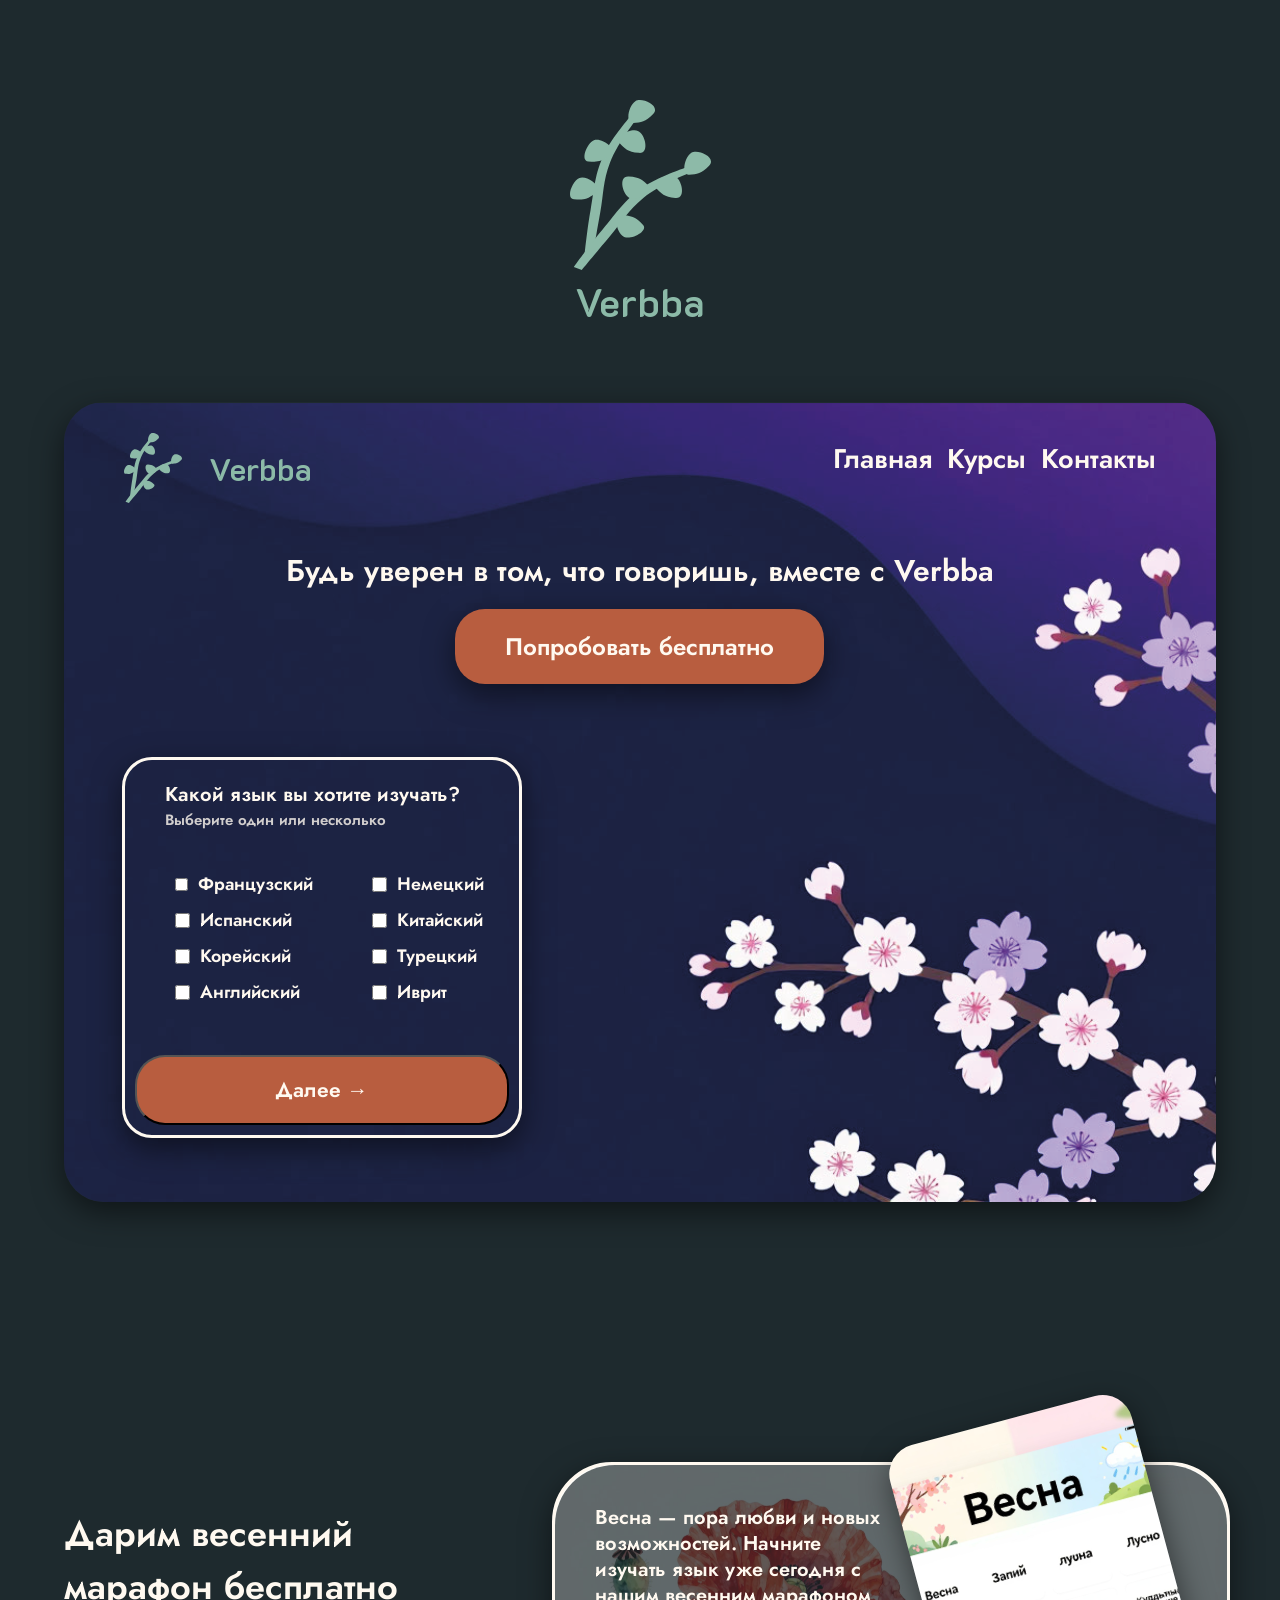
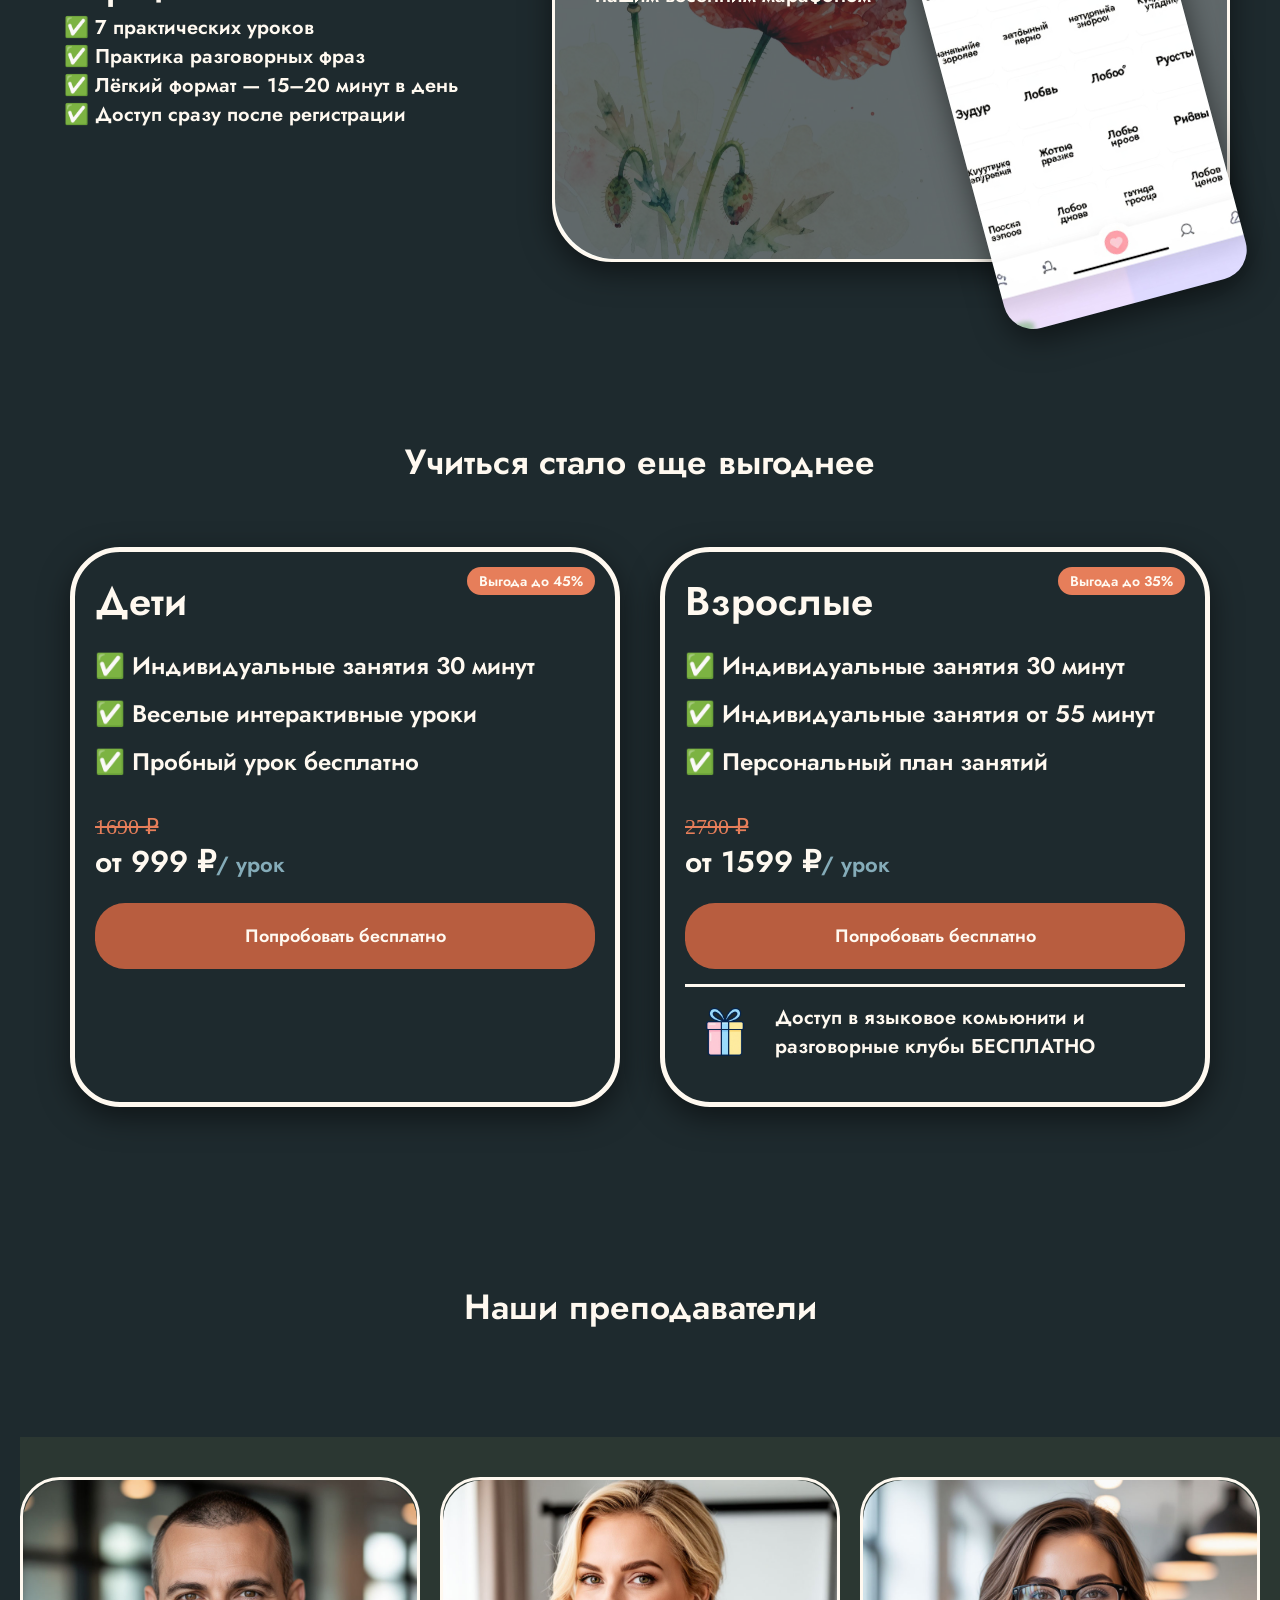
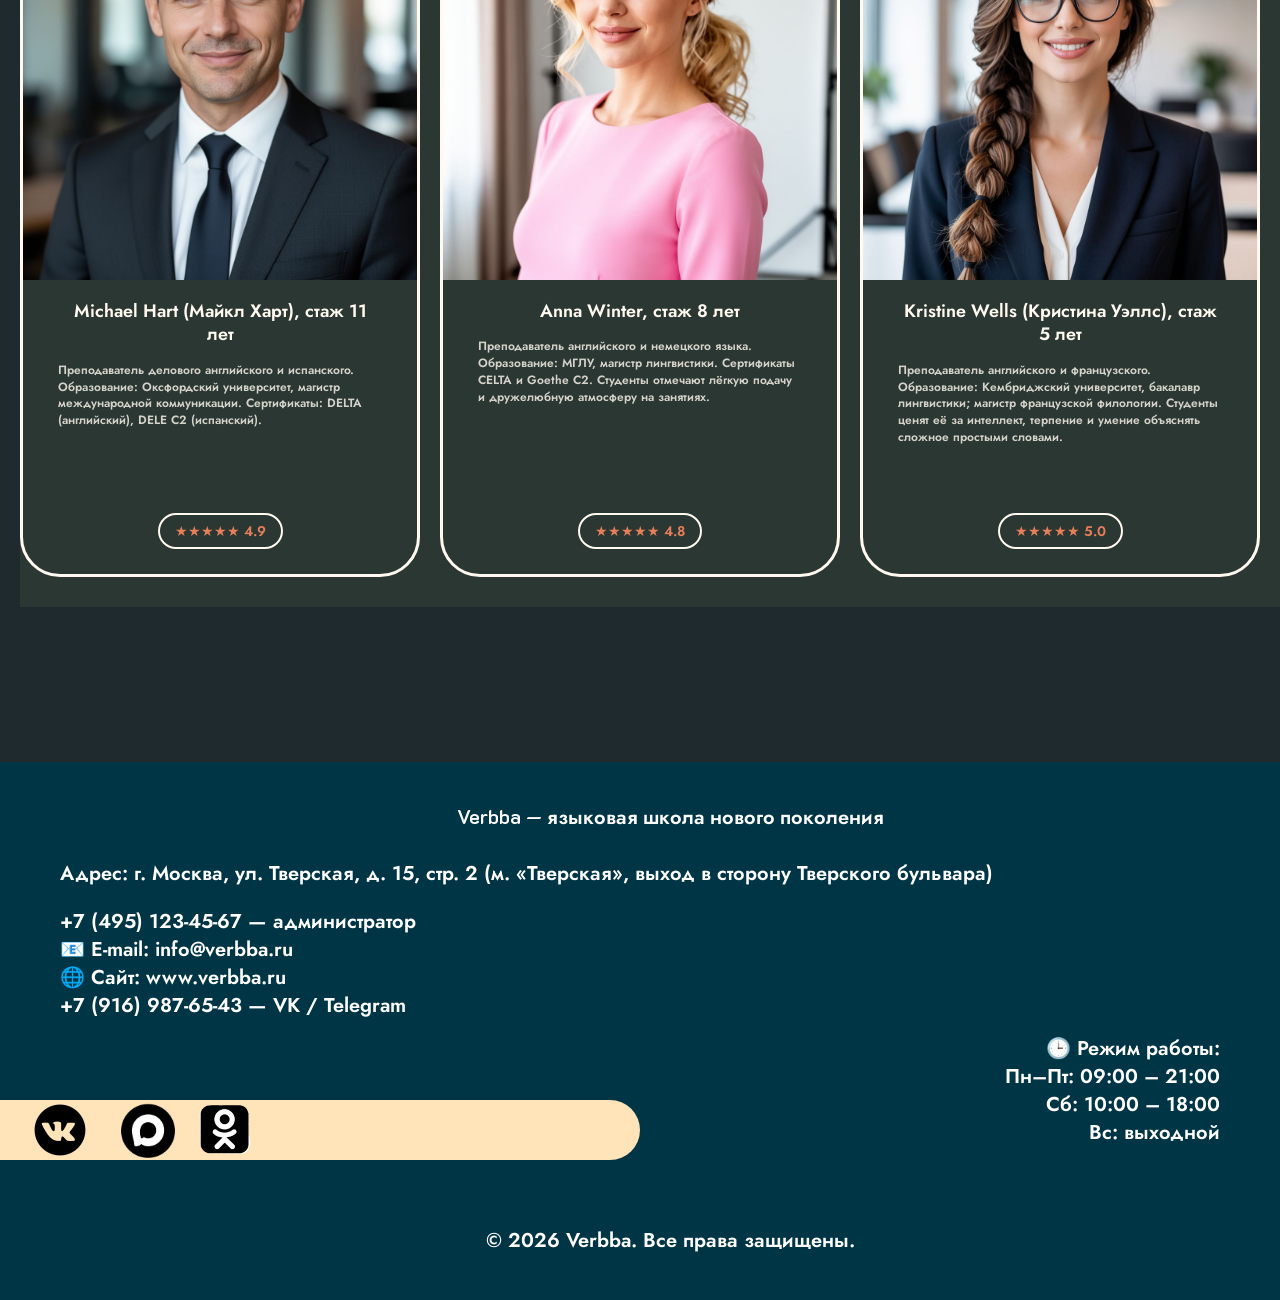
<file: index.html>
<!DOCTYPE html>
<html lang="en">
<head>
    <meta charset="UTF-8">
    <meta name="viewport" content="width=device-width, initial-scale=1.0">
    <link rel="stylesheet" href="style.css">
    <title>Майя Verbba~Главная</title>
</head>
<body>
    <header>
        <div class="lakrica">
            <div class="logo"></div>
            <h1 class="name1">Verbba</h1>
        </div>
        <div class="hheadeer">
            <div class="navv">
                <div class="leftlogo">
                    <div class="logo2"></div>
                    <h2 class="name2">Verbba</h2>
                </div>
                <div class="navv-menu">
                    <ul>
                    <li><a href="index.html">Главная</a></li>
                    <li><a href="courses.html">Курсы</a></li>
                    <li><a href="contact.html">Контакты</a></li>
                </ul>
                </div>
            </div>
            <div class="centcont">
                <h3 class="g">Будь уверен в том, что говоришь, вместе с Verbba</h3>
                <button class="poprob">Попробовать бесплатно</button>
            </div>

            <div class="langform">
                <h4>Какой язык вы хотите изучать?</h4>
                <p class="subtitle">Выберите один или несколько</p>
                <div class="langrid">
                    <label class="checkboxx"><input type="checkbox" name="language" value="french"> Французский</label>
                    <label class="checkboxx"><input type="checkbox" name="language" value="german"> Немецкий</label>
                    <label class="checkboxx"><input type="checkbox" name="language" value="spanish"> Испанский</label>
                    <label class="checkboxx"><input type="checkbox" name="language" value="chinese"> Китайский</label>
                    <label class="checkboxx"><input type="checkbox" name="language" value="korean"> Корейский</label>
                    <label class="checkboxx"><input type="checkbox" name="language" value="turkish"> Турецкий</label>
                    <label class="checkboxx"><input type="checkbox" name="language" value="english"> Английский</label>
                    <label class="checkboxx"><input type="checkbox" name="language" value="hebrew"> Иврит</label>
                </div>
                <button class="next" onclick="location.href='courses.html'">Далее →</button>
            </div>
        </div>
    </header>
    <main>
        <div class="maraf">
            <div class="lefttxt">
                <h4 class="h4mar">Дарим весенний марафон бесплатно</h4>
                <div class="textt">
                    <p>✅ 7 практических уроков</p>
                    <p>✅ Практика разговорных фраз</p>
                    <p>✅ Лёгкий формат — 15–20 минут в день</p>
                    <p>✅ Доступ сразу после регистрации</p>
                </div>
            </div>
            <div class="marafon1">
                <div class="marafon2"></div>
                <div class="marafon-text">
                    <p>Весна — пора любви и новых возможностей. Начните изучать язык уже сегодня с нашим весенним
                        марафоном</p>
                </div>
            </div>
        </div>

        <h4 class="kartt">Учиться стало еще выгоднее</h4>
        <div class="kartochk">
            <div class="detikart1">
                <div class="flagg">Выгода до 45%</div>
                <h4 class="deti">Дети</h4>
                <div class="txtdeti">
                    <p>✅ Индивидуальные занятия 30 минут</p>
                    <p>✅ Веселые интерактивные уроки</p>
                    <p>✅ Пробный урок бесплатно</p>
                </div>
                <span class="zach">1690 ₽</span>
                <div class="price-group">
                    <span class="price">от 999 ₽</span>
                    <span class="urok">/ урок</span>
                </div>
                <button onclick="location.href='person.html'">Попробовать бесплатно</button>
            </div>
            <div class="vzroslkart2">
                <div class="flagg">Выгода до 35%</div>
                <div class="vzrosly">Взрослые</div>
                <div class="txtvz">
                    <p>✅ Индивидуальные занятия 30 минут</p>
                    <p>✅ Индивидуальные занятия от 55 минут</p>
                    <p>✅ Персональный план занятий</p>
                </div>
                <span class="zach">2790 ₽</span>
                <div class="price-group">
                    <span class="price">от 1599 ₽</span>
                    <span class="urok">/ урок</span>
                </div>
                <button onclick="location.href='person.html'">Попробовать бесплатно</button>
                <div class="fott">
                    <div class="gift"></div>
                    <p>Доступ в языковое комьюнити и разговорные клубы БЕСПЛАТНО</p>
                </div>
            </div>
        </div>

        <h4 class="tittleprep">Наши преподаватели</h4>
        <div class="prepsection">
            <div class="prepsection-track">
                <div class="prepkard">
                    <div class="prepphoto1"></div>
                    <div class="prepname">Michael Hart (Майкл Харт), стаж 11 лет</div>
                    <div class="prepnote">Преподаватель делового английского и испанского. Образование: Оксфордский
                        университет, магистр международной коммуникации. Сертификаты: DELTA (английский), DELE C2
                        (испанский).</div>
                    <div class="preprating">★★★★★ 4.9</div>
                </div>
                <div class="prepkard">
                    <div class="prepphoto2"></div>
                    <div class="prepname">Anna Winter, стаж 8 лет</div>
                    <div class="prepnote">Преподаватель английского и немецкого языка. Образование: МГЛУ, магистр
                        лингвистики. Сертификаты CELTA и Goethe C2. Студенты отмечают лёгкую подачу и дружелюбную
                        атмосферу на занятиях.</div>
                    <div class="preprating">★★★★★ 4.8</div>
                </div>
                <div class="prepkard">
                    <div class="prepphoto3"></div>
                    <div class="prepname">Kristine Wells (Кристина Уэллс), стаж 5 лет</div>
                    <div class="prepnote">Преподаватель английского и французского. Образование: Кембриджский
                        университет, бакалавр лингвистики; магистр французской филологии. Студенты ценят её за
                        интеллект, терпение и умение объяснять сложное простыми словами.</div>
                    <div class="preprating">★★★★★ 5.0</div>
                </div>
                <div class="prepkard">
                    <div class="prepphoto4"></div>
                    <div class="prepname">David Chen (Дэвид Чен), стаж 7 лет</div>
                    <div class="prepnote">Преподаватель китайского и английского языка. Образование: Пекинский
                        университет лингвистики. Сертификаты: HSK 6, TEFL. Студенты отмечают системный подход и
                        терпение.</div>
                    <div class="preprating">★★★★★ 4.9</div>
                </div>
                <div class="prepkard">
                    <div class="prepphoto5"></div>
                    <div class="prepname">Sophia Müller (София Мюллер), стаж 6 лет</div>
                    <div class="prepnote">Преподаватель немецкого и итальянского языка. Образование: Берлинский
                        университет им. Гумбольдта. Студенты ценят лёгкую подачу и индивидуальный подход.</div>
                    <div class="preprating">★★★★★ 4.7</div>
                </div>
            </div>
        </div>
    </main>
    <footer>
        <div class="footer-content">
            <p class="titlefoot">Verbba — языковая школа нового поколения</p>
            <p class="adress">Адрес: г. Москва, ул. Тверская, д. 15, стр. 2 (м. «Тверская», выход в сторону Тверского
                бульвара)</p>
            <p class="info">+7 (495) 123-45-67 — администратор<br>📧 E-mail: info@verbba.ru<br>🌐 Сайт:
                www.verbba.ru<br>+7 (916) 987-65-43 — VK / Telegram</p>
            <p class="rejim">🕒 Режим работы:<br>Пн–Пт: 09:00 – 21:00<br>Сб: 10:00 – 18:00<br>Вс: выходной</p>
        </div>
        <div class="lenta">
            <div class="VK"></div>
            <div class="Max"></div>
            <div class="odnokl"></div>
        </div>
        <p class="copyright">© 2026 Verbba. Все права защищены.</p>
    </footer>
</body>

</html>
</file>
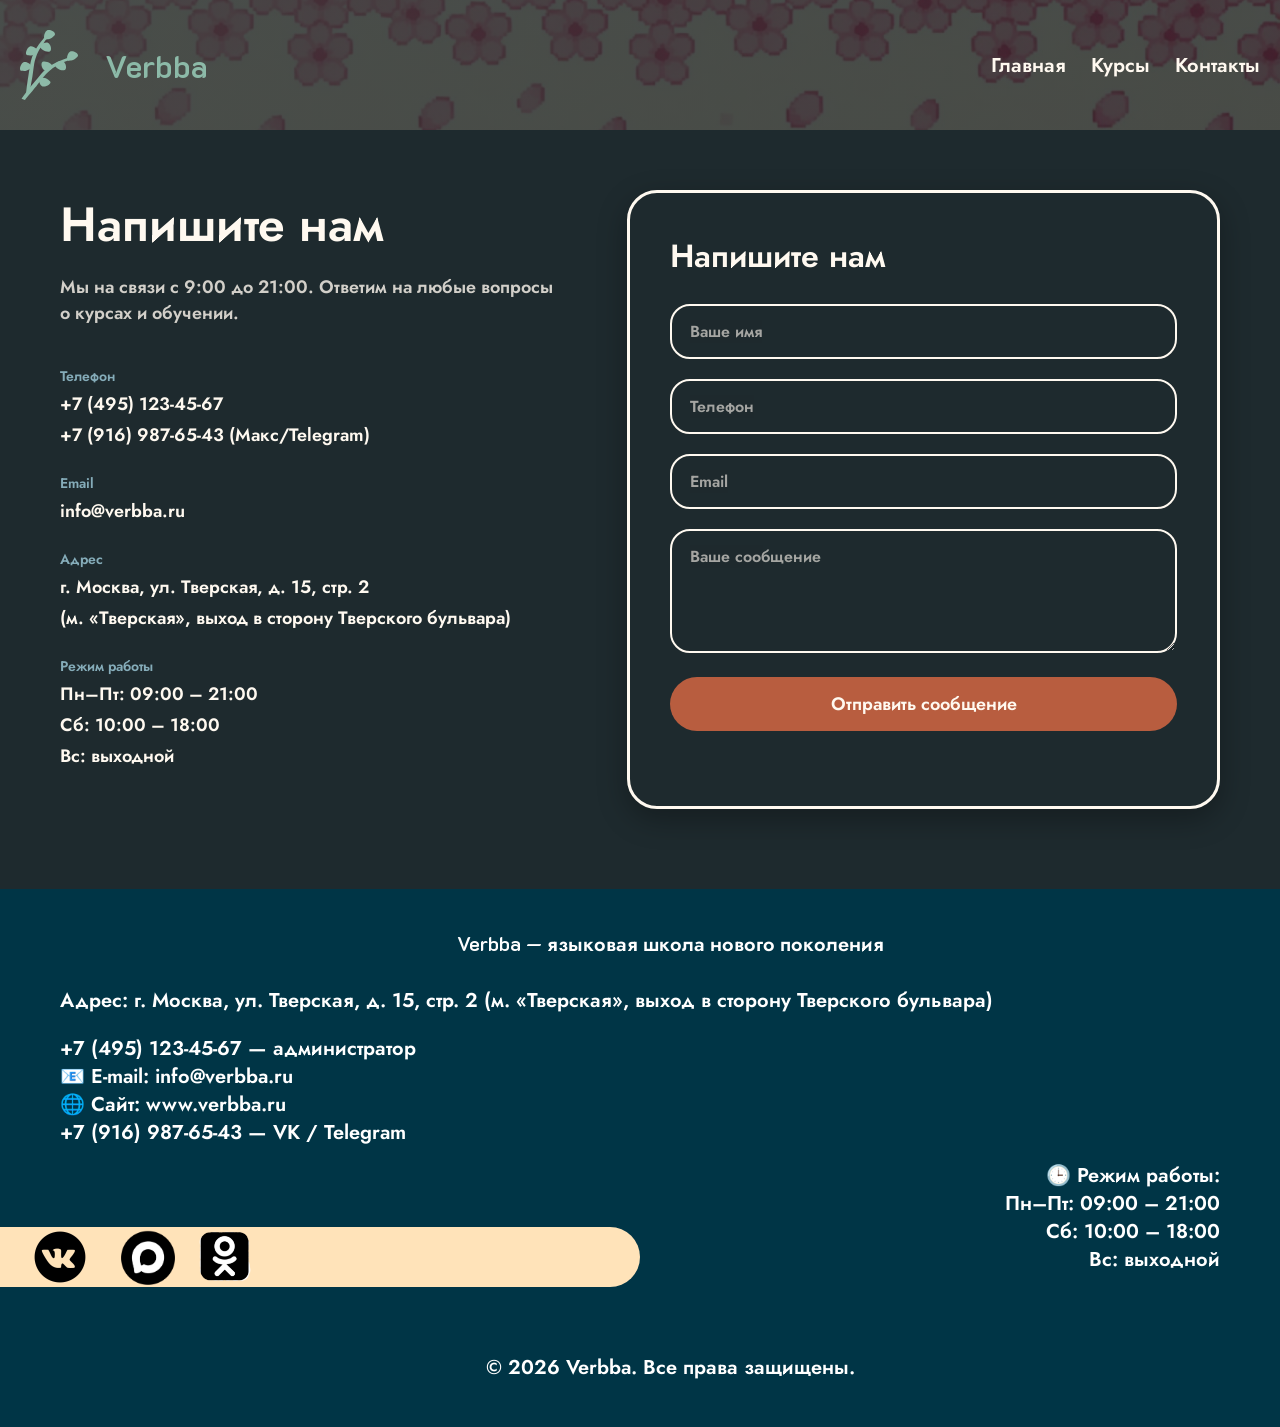
<file: contact.html>
<!DOCTYPE html>
<html lang="en">

<head>
    <meta charset="UTF-8">
    <meta name="viewport" content="width=device-width, initial-scale=1.0">
    <link rel="stylesheet" href="style.css">
    <title>Verbba - Контакты</title>
</head>

<body>
    <div class="header2">
        <div class="navv2">
            <div class="leftlogo2">
                <div class="logo2"></div>
                <h2 class="name2">Verbba</h2>
            </div>
            <div class="navv-menu2">
                <ul>
                    <li><a href="index.html">Главная</a></li>
                    <li><a href="courses.html">Курсы</a></li>
                    <li><a href="contact.html">Контакты</a></li>
                </ul>
            </div>
        </div>
    </div>

    <main class="contactpage">
        <div class="contactboxx">
            <!-- Левая колонка: контактная информация -->
            <div class="continfo">
                <h1 class="conttittle">Напишите нам</h1>
                <p class="contsub">Мы на связи с 9:00 до 21:00. Ответим на любые вопросы о курсах и обучении.</p>

                <div class="infocont">
                    <div class="infotxt">
                        <p class="infolablee">Телефон</p>
                        <p class="infoval">+7 (495) 123-45-67</p>
                        <p class="infoval">+7 (916) 987-65-43 (Макс/Telegram)</p>
                    </div>
                    <div class="infotxt">
                        <p class="infolablee">Email</p>
                        <p class="infoval">info@verbba.ru</p>
                    </div>
                    <div class="infotxt">
                        <p class="infolablee">Адрес</p>
                        <p class="infoval">г. Москва, ул. Тверская, д. 15, стр. 2</p>
                        <p class="infoval">(м. «Тверская», выход в сторону Тверского бульвара)</p>
                    </div>
                    <div class="infotxt">
                        <p class="infolablee">Режим работы</p>
                        <p class="infoval">Пн–Пт: 09:00 – 21:00</p>
                        <p class="infoval">Сб: 10:00 – 18:00</p>
                        <p class="infoval">Вс: выходной</p>
                    </div>
                </div>
            </div>
            <!-- Правая колонка: форма обратной связи -->
            <div class="contactform">
                <h3 class="formtittle">Напишите нам</h3>
                <form action="#" method="POST">
                    <input type="text" class="forminput" placeholder="Ваше имя" required>
                    <input type="tel" class="forminput" placeholder="Телефон" required>
                    <input type="email" class="forminput" placeholder="Email" required>
                    <textarea class="formtxtt" placeholder="Ваше сообщение" rows="4"></textarea>
                    <button type="submit" class="formbtn">Отправить сообщение</button>
                </form>
            </div>
        </div>
    </main>
    <footer>
        <div class="footer-content">
            <p class="titlefoot">Verbba — языковая школа нового поколения</p>
            <p class="adress">Адрес: г. Москва, ул. Тверская, д. 15, стр. 2 (м. «Тверская», выход в сторону Тверского
                бульвара)</p>
            <p class="info">+7 (495) 123-45-67 — администратор<br>
                📧 E-mail: info@verbba.ru<br>
                🌐 Сайт: www.verbba.ru<br>
                +7 (916) 987-65-43 — VK / Telegram</p>
            <p class="rejim">🕒 Режим работы:<br>
                Пн–Пт: 09:00 – 21:00<br>
                Сб: 10:00 – 18:00<br>
                Вс: выходной</p>
        </div>
        <div class="lenta">
            <div class="VK"></div>
            <div class="Max"></div>
            <div class="odnokl"></div>
        </div>
        <p class="copyright">© 2026 Verbba. Все права защищены.</p>
    </footer>
</body>
</html>
</file>
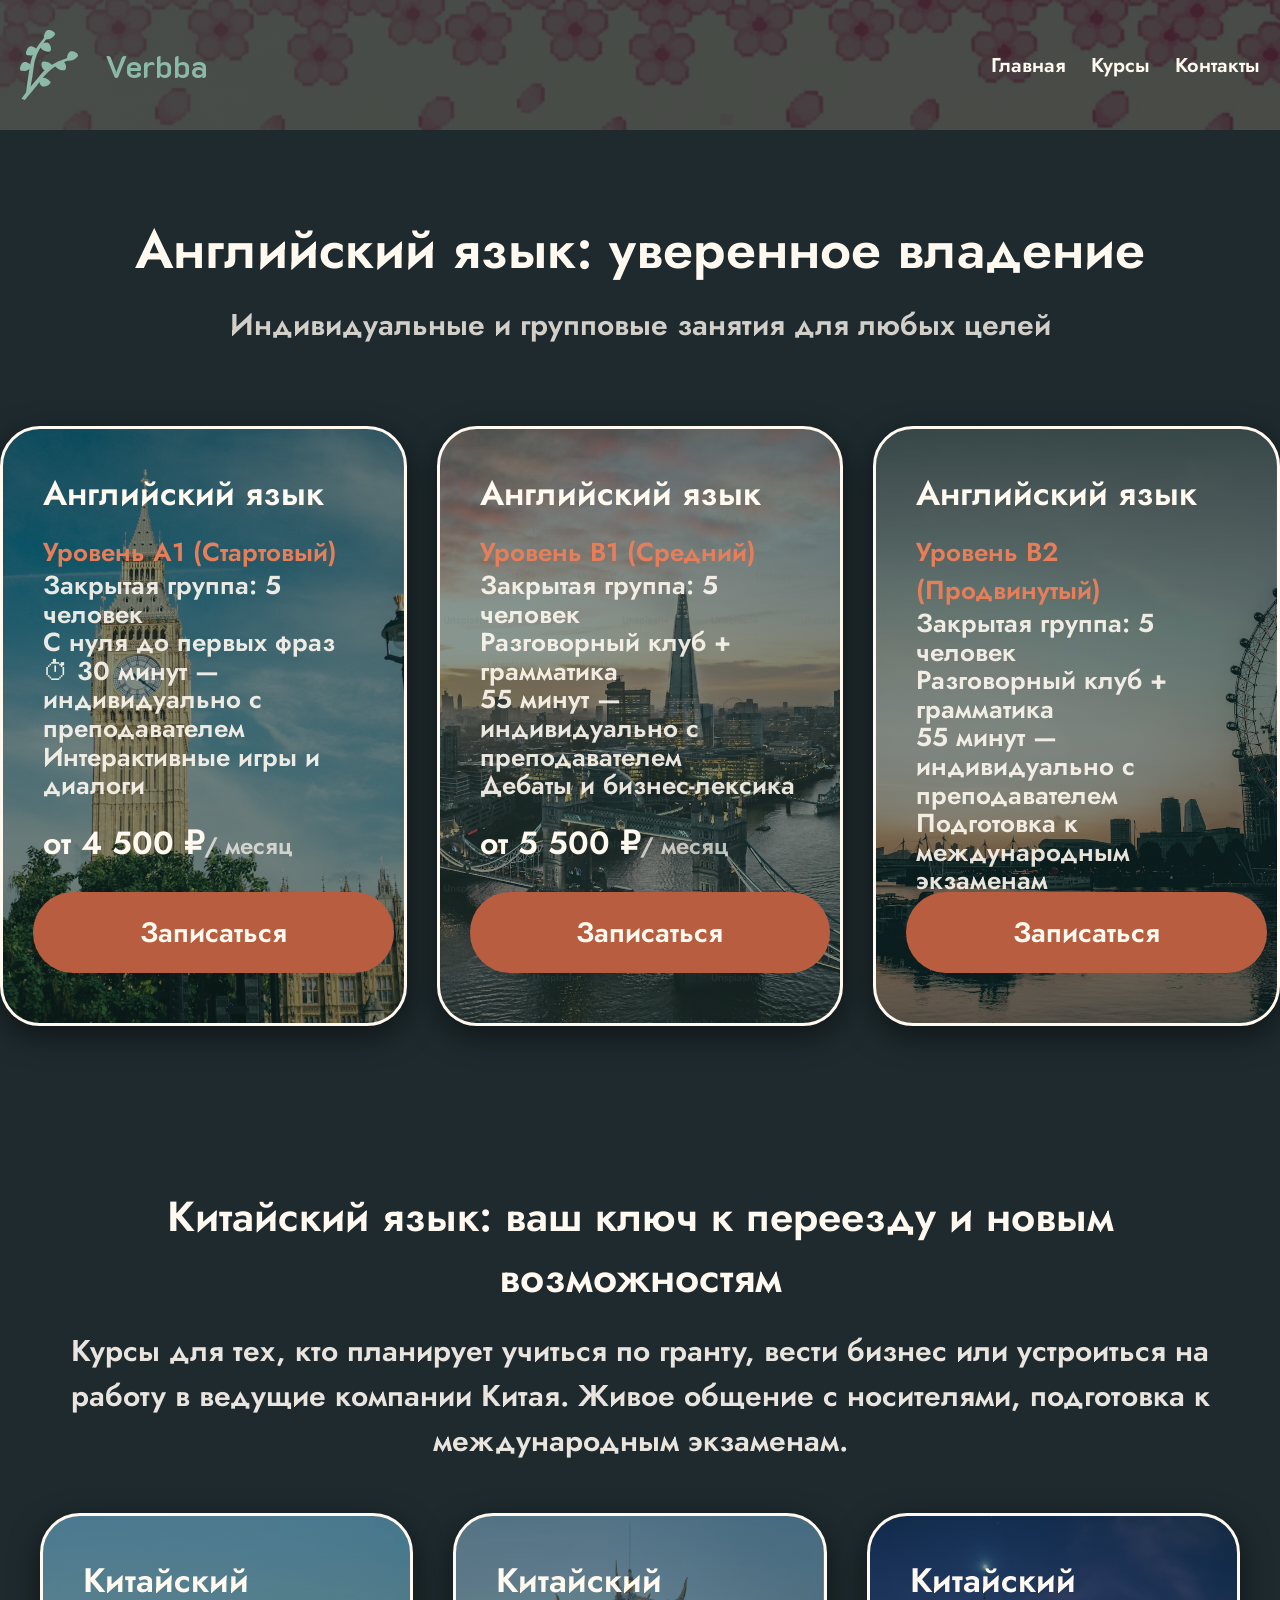
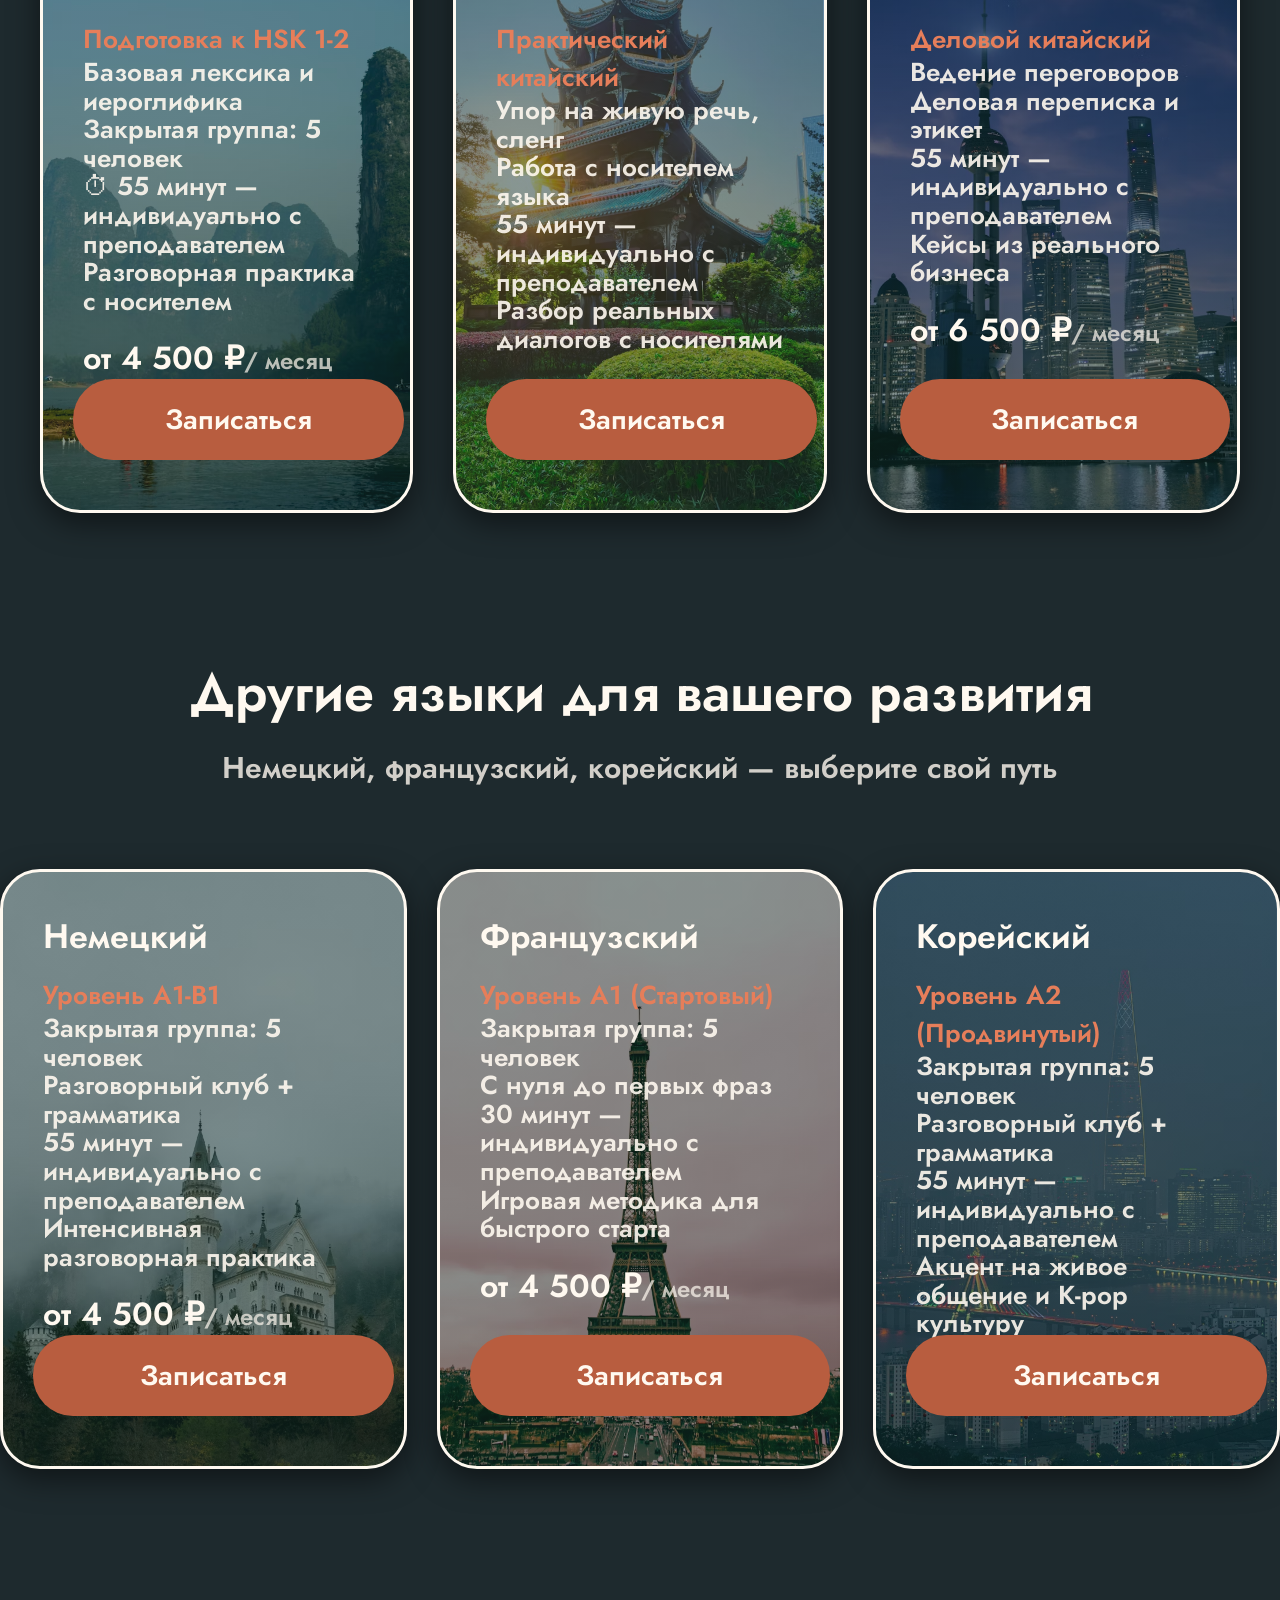
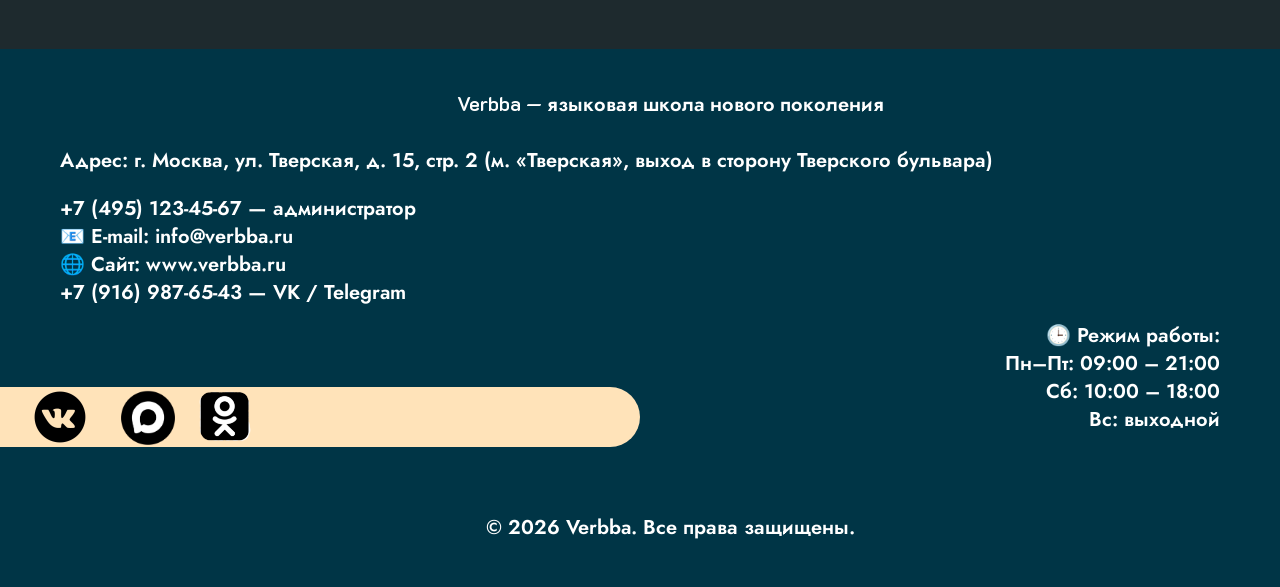
<file: courses.html>
<!DOCTYPE html>
<html lang="en">
<head>
    <meta charset="UTF-8">
    <meta name="viewport" content="width=device-width, initial-scale=1.0">
    <link rel="stylesheet" href="style.css">
    <title>Verbba - Курсы</title>
</head>
<body>
    <div class="header2">
        <div class="navv2">
            <div class="leftlogo2">
                <div class="logo2"></div>
                <h2 class="name2">Verbba</h2>
            </div>
            <div class="navv-menu2">
                <ul>
                    <li><a href="index.html">Главная</a></li>
                    <li><a href="courses.html">Курсы</a></li>
                    <li><a href="contact.html">Контакты</a></li>
                </ul>
            </div>
        </div>
    </div>
    <main>
        <!-- 1блок, Английский -->
        <div class="coursses">
            <div class="startsect">
                <h2 class="tittlecours">Английский язык: уверенное владение</h2>
                <p class="courssub">Индивидуальные и групповые занятия для любых целей</p>
            </div>
            <div class="cursk">
                <div class="karddcore eng1">
                    <h3 class="langcore">Английский язык</h3>
                    <p class="lvlcore">Уровень A1 (Стартовый)</p>
                    <div class="notecore">
                        <p>Закрытая группа: 5 человек</p>
                        <p>С нуля до первых фраз</p>
                        <p>⏱ 30 минут — индивидуально с преподавателем</p>
                        <p>Интерактивные игры и диалоги</p>
                    </div>
                    <div class="pricecore">
                        <span class="intprice">от 4 500 ₽</span>
                        <span class="droburok">/ месяц</span>
                    </div>
                    <button class="zapissbtn">Записаться</button>
                </div>
                <div class="karddcore eng2">
                    <h3 class="langcore">Английский язык</h3>
                    <p class="lvlcore">Уровень B1 (Средний)</p>
                    <div class="notecore">
                        <p>Закрытая группа: 5 человек</p>
                        <p>Разговорный клуб + грамматика</p>
                        <p>55 минут — индивидуально с преподавателем</p>
                        <p>Дебаты и бизнес-лексика</p>
                    </div>
                    <div class="pricecore">
                        <span class="intprice">от 5 500 ₽</span>
                        <span class="droburok">/ месяц</span>
                    </div>
                    <button class="zapissbtn">Записаться</button>
                </div>
                <div class="karddcore eng3">
                    <h3 class="langcore">Английский язык</h3>
                    <p class="lvlcore">Уровень B2 (Продвинутый)</p>
                    <div class="notecore">
                        <p>Закрытая группа: 5 человек</p>
                        <p>Разговорный клуб + грамматика</p>
                        <p>55 минут — индивидуально с преподавателем</p>
                        <p>Подготовка к международным экзаменам</p>
                    </div>
                    <div class="pricecore">
                        <span class="intprice">от 6 500 ₽</span>
                        <span class="droburok">/ месяц</span>
                    </div>
                    <button class="zapissbtn">Записаться</button>
                </div>
            </div>
        </div>
        <!-- Широкий блок китайского -->
        <div class="chinaas">
            <div class="contchina">
                <h2 class="tittlechina">Китайский язык: ваш ключ к переезду и новым возможностям</h2>
                <p class="whynote">Курсы для тех, кто планирует учиться по гранту, вести бизнес или устроиться на работу
                    в ведущие компании Китая. Живое общение с носителями, подготовка к международным экзаменам.</p>
            </div>
            <div class="chiness">
                <div class="karddcore chin1">
                    <h3 class="langcore">Китайский</h3>
                    <p class="lvlcore">Подготовка к HSK 1-2</p>
                    <div class="notecore">
                        <p>Базовая лексика и иероглифика</p>
                        <p>Закрытая группа: 5 человек</p>
                        <p>⏱ 55 минут — индивидуально с преподавателем</p>
                        <p>Разговорная практика с носителем</p>
                    </div>
                    <div class="pricecore">
                        <span class="intprice">от 4 500 ₽</span>
                        <span class="droburok">/ месяц</span>
                    </div>
                    <button class="zapissbtn">Записаться</button>
                </div>
                <div class="karddcore chin2">
                    <h3 class="langcore">Китайский</h3>
                    <p class="lvlcore">Практический китайский</p>
                    <div class="notecore">
                        <p>Упор на живую речь, сленг</p>
                        <p>Работа с носителем языка</p>
                        <p>55 минут — индивидуально с преподавателем</p>
                        <p>Разбор реальных диалогов с носителями</p>
                    </div>
                    <div class="pricecore">
                        <span class="intprice">от 5 500 ₽</span>
                        <span class="droburok">/ месяц</span>
                    </div>
                    <button class="zapissbtn">Записаться</button>
                </div>
                <div class="karddcore chin3">
                    <h3 class="langcore">Китайский</h3>
                    <p class="lvlcore">Деловой китайский</p>
                    <div class="notecore">
                        <p>Ведение переговоров</p>
                        <p>Деловая переписка и этикет</p>
                        <p>55 минут — индивидуально с преподавателем</p>
                        <p>Кейсы из реального бизнеса</p>
                    </div>
                    <div class="pricecore">
                        <span class="intprice">от 6 500 ₽</span>
                        <span class="droburok">/ месяц</span>
                    </div>
                    <button class="zapissbtn">Записаться</button>
                </div>
            </div>
        </div>
        <!--3 Блок др яз-->
        <div class="coursses">
            <div class="startsect">
                <h2 class="tittlecours">Другие языки для вашего развития</h2>
                <p class="courssub">Немецкий, французский, корейский — выберите свой путь</p>
            </div>
            <div class="cursk">
                <div class="karddcore deutsch">
                    <h3 class="langcore">Немецкий</h3>
                    <p class="lvlcore">Уровень A1-B1</p>
                    <div class="notecore">
                        <p>Закрытая группа: 5 человек</p>
                        <p>Разговорный клуб + грамматика</p>
                        <p>55 минут — индивидуально с преподавателем</p>
                        <p>Интенсивная разговорная практика</p>
                    </div>
                    <div class="pricecore">
                        <span class="intprice">от 4 500 ₽</span>
                        <span class="droburok">/ месяц</span>
                    </div>
                    <button class="zapissbtn">Записаться</button>
                </div>
                <div class="karddcore france">
                    <h3 class="langcore">Французский</h3>
                    <p class="lvlcore">Уровень A1 (Стартовый)</p>
                    <div class="notecore">
                        <p>Закрытая группа: 5 человек</p>
                        <p>С нуля до первых фраз</p>
                        <p>30 минут — индивидуально с преподавателем</p>
                        <p>Игровая методика для быстрого старта</p>
                    </div>
                    <div class="pricecore">
                        <span class="intprice">от 4 500 ₽</span>
                        <span class="droburok">/ месяц</span>
                    </div>
                    <button class="zapissbtn">Записаться</button>
                </div>
                <div class="karddcore korea">
                    <h3 class="langcore">Корейский</h3>
                    <p class="lvlcore">Уровень A2 (Продвинутый)</p>
                    <div class="notecore">
                        <p>Закрытая группа: 5 человек</p>
                        <p>Разговорный клуб + грамматика</p>
                        <p>55 минут — индивидуально с преподавателем</p>
                        <p>Акцент на живое общение и K-pop культуру</p>
                    </div>
                    <div class="pricecore">
                        <span class="intprice">от 6 500 ₽</span>
                        <span class="droburok">/ месяц</span>
                    </div>
                    <button class="zapissbtn">Записаться</button>
                </div>
            </div>
        </div>
    </main>
    <footer>
        <div class="footer-content">
            <p class="titlefoot">Verbba — языковая школа нового поколения</p>
            <p class="adress">Адрес: г. Москва, ул. Тверская, д. 15, стр. 2 (м. «Тверская», выход в сторону Тверского
                бульвара)</p>
            <p class="info">+7 (495) 123-45-67 — администратор<br>
                📧 E-mail: info@verbba.ru<br>
                🌐 Сайт: www.verbba.ru<br>
                +7 (916) 987-65-43 — VK / Telegram</p>
            <p class="rejim">🕒 Режим работы:<br>
                Пн–Пт: 09:00 – 21:00<br>
                Сб: 10:00 – 18:00<br>
                Вс: выходной</p>
        </div>
        <div class="lenta">
            <div class="VK"></div>
            <div class="Max"></div>
            <div class="odnokl"></div>
        </div>
        <p class="copyright">© 2026 Verbba. Все права защищены.</p>
    </footer>
</body>
</html>
</file>
<file: style.css>
* {
    margin: 0;
    padding: 0;
    box-sizing: border-box;
}

@font-face {
    font-family: 'k2d';
    src: url('fonts/k2d-semibold.ttf') format('truetype');
    font-display: swap;
}

@font-face {
    font-family: 'jost';
    src: url('fonts/jost-semibold.ttf') format('truetype');
    font-display: swap;
}

body {
    background-color: #1E2A2E;
    color: #FFF9F0;
    min-height: 100vh;
    display: flex;
    flex-direction: column;
    overflow-x: hidden;
}

/* ===== ОДИНАКОВАЯ ШАПКА (КРОМЕ ГЛАВНОЙ) ===== */
.header2 {
    width: 100%;
    background: linear-gradient(135deg, rgba(51, 56, 53, 0.896), rgba(31, 35, 32, 0.814)), url('img/landishy.jpeg');
    background-size: cover;
    background-position: center top;
    background-repeat: no-repeat;
    padding: 30px 0;
}

.header2 .navv2 {
    max-width: 1400px;
    margin: 0 auto;
    padding: 0 20px;
    display: flex;
    align-items: center;
    justify-content: space-between;
    flex-wrap: wrap;
    gap: 20px;
}

.logo {
    background-image: url("img/logotemn.svg");
    width: 150px;
    height: 170px;
    background-position: center;
    background-repeat: no-repeat;
    background-size: contain;
    margin: 0 auto;
}

.leftlogo2 {
    display: flex;
    align-items: center;
    gap: 15px;
}

.logo2 {
    background-image: url('img/logotemn.svg');
    height: 70px;
    width: 70px;
    background-repeat: no-repeat;
    background-size: contain;
}

.name2 {
    font-size: 32px;
    font-family: k2d;
    color: #8CBAA8;
}

.navv-menu2 ul {
    list-style: none;
    display: flex;
    gap: 25px;
    font-size: 20px;
    font-family: jost;
    padding: 0;
    margin: 0;
}

.navv-menu2 li {
    display: flex;
    align-items: center;
}

.navv-menu2 a {
    text-decoration: none;
    color: #FFF9F0;
}

.search img, .user img {
    width: 40px;
    height: auto;
    display: block;
}

.search-icon {
    width: 40px;
    height: 40px;
    background-image: url('img/searchh.svg');
    background-size: contain;
    background-repeat: no-repeat;
    background-position: center;
}

.user-icon {
    width: 40px;
    height: 40px;
    background-image: url('img/userdark.svg');
    background-size: contain;
    background-repeat: no-repeat;
    background-position: center;
}

/* ===== ГЛАВНАЯ СТРАНИЦА ===== */
.lakrica {
    text-align: center;
    margin-top: 100px;
    margin-bottom: 75px;
}

.lakrica img {
    width: 90px;
}

.name1 {
    font-family: k2d;
    color: #8CBAA8;
    font-size: 40px;
    margin-top: 5px;
}

.hheadeer {
    box-shadow: 0 10px 30px rgba(0, 0, 0, 0.5);
    background-image: url('img/flowdark.svg');
    height: 800px;
    width: 90%;
    margin: 55px auto;
    border-radius: 40px;
    background-repeat: no-repeat;
    background-size: cover;
    background-position: center;
    position: relative;
    display: flex;
    flex-direction: column;
}

.navv {
    display: flex;
    align-items: center;
    justify-content: space-between;
    padding: 1px 30px 0 30px;
    flex-wrap: wrap;
}

.leftlogo {
    display: flex;
    align-items: center;
    gap: 15px;
    margin-top: 30px;
    margin-left: 30px;
}

.navv-menu ul {
    list-style: none;
    display: flex;
    gap: 15px;
    font-size: 27px;
    font-family: jost;
    margin-top: 10px;
    margin-right: 30px;
    padding: 0;
}

.navv-menu li {
    display: flex;
    align-items: center;
}

.navv-menu a {
    text-decoration: none;
    color: #FFF9F0;
}

.centcont {
    text-align: center;
    width: 70%;
    margin: 50px auto 0;
}

.g {
    font-size: 30px;
    font-family: jost;
    line-height: 1.2;
    margin-bottom: 15px;
    color: #FFF9F0;
}

.poprob {
    background-color: #B85D3F;
    color: #FFF9F0;
    border: none;
    padding: 20px 50px;
    margin-top: 5px;
    font-size: 24px;
    font-family: jost;
    border-radius: 30px;
    cursor: pointer;
    transition: background-color 0.3s;
    box-shadow: 0 10px 30px rgba(0, 0, 0, 0.5);
}

.poprob:hover {
    background-color: #9A4A32;
}

.langform {
    position: absolute;
    left: 5%;
    bottom: 8%;
    width: 40%;
    max-width: 400px;
    min-width: 200px;
    background: transparent;
    border: 3px solid #FFF9F0;
    border-radius: 30px;
    padding: 10px;
    box-shadow: 0 10px 30px rgba(0, 0, 0, 0.5);
}

.langform h4 {
    font-family: jost;
    font-size: 20px;
    color: #FFF9F0;
    margin-top: 10px;
    margin-left: 30px;
}

.langform .subtitle {
    font-family: jost;
    font-size: 15px;
    color: #FFF9F0;
    margin-bottom: 5px;
    margin-left: 30px;
    opacity: 0.8;
}

.langrid {
    display: flex;
    flex-wrap: wrap;
    gap: 10px 20px;
    margin-top: 40px;
    margin-bottom: 40px;
}

.checkboxx {
    display: flex;
    align-items: center;
    gap: 10px;
    font-family: jost;
    font-size: 18px;
    color: #FFF9F0;
    cursor: pointer;
    width: calc(50% - 10px);
}

.checkboxx input {
    margin-left: 40px;
    width: 15px;
    height: 15px;
    cursor: pointer;
    accent-color: #B85D3F;
}

.next {
    background-color: #B85D3F;
    color: #FFF9F0;
    padding: 18px 20px;
    margin-top: 10px;
    font-size: 21px;
    font-family: jost;
    border-radius: 30px;
    cursor: pointer;
    width: 100%;
    transition: background-color 0.3s;
}

.next:hover {
    background-color: #9A4A32;
}

/* ===== МАРАФОН ===== */
.maraf {
    margin: 125px auto;
    display: flex;
    gap: 60px;
    align-items: flex-start;
    justify-content: center;
}

.lefttxt {
    margin-left: 5%;
    margin-top: 125px;
    font-size: 20px;
    font-family: jost;
    color: #FFF9F0;
}

.h4mar {
    font-size: 36px;
    color: #FFF9F0;
}

.textt p {
    color: #FFF9F0;
}

.marafon1 {
    position: relative;
    background-color: transparent;
    background-image: url('img/flowii.png');
    border-radius: 60px;
    width: 1000px;
    height: 400px;
    margin-right: 50px;
    margin-top: 80px;
    background-position: center;
    background-repeat: no-repeat;
    background-size: cover;
    box-shadow: 0 10px 30px rgba(0, 0, 0, 0.5);
    border: 3px solid #FFF9F0;
}

.marafon1::before {
    content: '';
    position: absolute;
    top: 0;
    left: 0;
    width: 100%;
    height: 100%;
    background: rgba(30, 42, 46, 0.7);
    border-radius: 60px;
    pointer-events: none;
}

.marafon2 {
    position: absolute;
    right: 5%;
    top: 50%;
    transform: translateY(-50%) rotate(-15deg);
    background-image: url('img/phonemar');
    box-shadow: 0 10px 30px rgba(0, 0, 0, 0.5);
    background-size: cover;
    background-repeat: no-repeat;
    background-position: center;
    border-radius: 30px;
    pointer-events: none;
    z-index: 2;
    width: 250px;
    height: 500px;
}

.marafon-text {
    position: absolute;
    top: 40px;
    left: 40px;
    max-width: 300px;
    z-index: 30;
}

.marafon-text p {
    font-family: jost;
    font-size: 20px;
    color: #FFF9F0;
    line-height: 1.3;
    text-align: left;
    word-wrap: break-word;
}

/* ===== КАРТОЧКИ СКИДОК ===== */
.kartochk {
    margin-top: 60px;
    display: flex;
    justify-content: center;
    gap: 40px;
    flex-wrap: wrap;
}

.kartt {
    font-size: 35px;
    text-align: center;
    font-family: jost;
    margin-top: 175px;
    color: #FFF9F0;
}

.detikart1,
.vzroslkart2 {
    background-color: transparent;
    border: 5px solid #FFF9F0;
    border-radius: 50px;
    padding: 20px;
    width: 550px;
    height: 560px;
    box-shadow: 0 10px 30px rgba(0, 0, 0, 0.5);
    position: relative;
    display: flex;
    flex-direction: column;
}

.flagg {
    position: absolute;
    top: 15px;
    right: 20px;
    background-color: #E67E5A;
    color: #FFF9F0;
    padding: 4px 12px;
    border-radius: 40px;
    font-family: jost;
    font-size: 14px;
}

.deti,
.vzrosly {
    font-family: jost;
    font-size: 40px;
    color: #FFF9F0;
    margin-top: 0px;
    margin-left: 0;
    text-align: left;
}

.txtdeti p,
.txtvz p {
    font-family: jost;
    font-size: 24px;
    margin-top: 24px;
    line-height: 1.0;
    display: flex;
    align-items: center;
    color: #FFF9F0;
}

.zach {
    text-decoration: line-through;
    font-size: 22px;
    color: #E67E5A;
    display: block;
    margin-top: 40px;
}

.price-group {
    display: flex;
    align-items: baseline;
}

.price {
    font-family: jost;
    font-size: 30px;
    font-weight: bold;
    color: #FFF9F0;
}

.urok {
    font-family: jost;
    font-size: 22px;
    color: #85ACB9;
}

.detikart1 button,
.vzroslkart2 button {
    background-color: #B85D3F;
    color: #FFF9F0;
    border: none;
    padding: 20px 30px;
    font-size: 18px;
    font-family: jost;
    border-radius: 30px;
    cursor: pointer;
    width: 100%;
    transition: background-color 0.3s;
    margin-top: 20px;
}

.detikart1 button:hover,
.vzroslkart2 button:hover {
    background-color: #9A4A32;
}

.fott {
    margin-top: 15px;
    padding-top: 5px;
    border-top: 3px solid #FFF9F0;
    display: flex;
    align-items: center;
    gap: 10px;
    flex-wrap: wrap;
}

.gift {
    background-image: url('img/giftt.png');
    width: 80px;
    height: 80px;
    background-size: contain;
    background-repeat: no-repeat;
}

.fott p {
    font-size: 20px;
    font-family: jost;
    flex: 1;
    color: #FFF9F0;
}

/* ===== ПРЕПОДАВАТЕЛИ ===== */
.prepsection {
    margin: 75px 0;
    width: 100%;
    height: 800px;
    overflow-x: auto;
    overflow-y: hidden;
    scrollbar-width: thin;
    -webkit-overflow-scrolling: touch;
    background-color: transparent;
    padding: 30px 0 30px 20px;
    box-shadow: none;
}

.tittleprep {
    font-size: 35px;
    text-align: center;
    font-family: jost;
    margin-top: 175px;
    color: #FFF9F0;
}

.prepsection-track {
    background-color: #2B3732;
    display: flex;
    flex-direction: row;
    gap: 20px;
    width: fit-content;
    padding-right: 0px;
    padding-bottom: 40px;
    padding-top: 40px;
}

.prepkard {
    flex-shrink: 0;
    width: 400px;
    height: 700px;
    background-color: transparent;
    border: 3px solid #FFF9F0;
    border-radius: 40px;
    padding: 0 25px 25px 25px;
    text-align: center;
    overflow: hidden;
    display: flex;
    flex-direction: column;
}

.prepphoto1,
.prepphoto2,
.prepphoto3,
.prepphoto4,
.prepphoto5 {
    width: calc(100% + 50px);
    height: 400px;
    margin: 0 -25px 20px -25px;
    background-size: cover;
    background-position: center;
    background-repeat: no-repeat;
    border-radius: 40px 40px 0 0;
    flex-shrink: 0;
}

.prepphoto1 { background-image: url('img/prepod1.jpg'); }
.prepphoto2 { background-image: url('img/prepod2.jpg'); }
.prepphoto3 { background-image: url('img/prepod3.jpg'); }
.prepphoto4 { background-image: url('img/prepod4.jpg'); }
.prepphoto5 { background-image: url('img/prepod5.jpg'); }

.prepname {
    font-family: jost;
    font-size: 18px;
    color: #FFF9F0;
    margin-bottom: 15px;
    line-height: 1.3;
    padding: 0 10px;
}

.prepnote {
    font-family: jost;
    font-size: 12px;
    color: #FFF9F0;
    margin-bottom: 20px;
    line-height: 1.4;
    text-align: left;
    padding: 0 10px;
    flex: 1;
    opacity: 0.8;
}

.preprating {
    font-family: jost;
    font-size: 14px;
    color: #E67E5A;
    background-color: transparent;
    border: 2px solid #FFF9F0;
    display: inline-block;
    padding: 6px 15px;
    border-radius: 30px;
    align-self: center;
}

/* ===== КУРСЫ ===== */
.coursses {
    max-width: none;
    margin: 80px auto;
}

.startsect {
    text-align: center;
    margin-bottom: 60px;
}

.tittlecours {
    font-family: jost;
    font-size: 54px;
    color: #FFF9F0;
    margin-bottom: 15px;
}

.courssub {
    font-family: jost;
    font-size: 30px;
    color: #FFF9F0;
    opacity: 0.8;
}

.cursk {
    display: flex;
    flex-wrap: nowrap;
    justify-content: center;
    gap: 30px;
    overflow: visible;
    padding: 20px 0;
}

.karddcore {
    flex: 1 1 0;
    min-width: 280px;
    max-width: 480px;
    border-radius: 40px;
    padding: 40px;
    transition: transform 0.3s, box-shadow 0.3s;
    position: relative;
    background-color: transparent;
    border: 3px solid #FFF9F0;
    box-shadow: 0 10px 30px rgba(0, 0, 0, 0.5);
    height: auto;
    min-height: 600px;
}

.karddcore:hover {
    transform: scale(1.02);
    box-shadow: 0 15px 40px rgba(0, 0, 0, 0.7);
}

.eng1 { background: linear-gradient(rgba(18, 45, 42, 0.5), rgba(18, 45, 42, 0.5)), url('img/english'); background-size: cover; background-position: center; background-repeat: no-repeat; }
.eng2 { background: linear-gradient(rgba(18, 45, 42, 0.5), rgba(18, 45, 42, 0.5)), url('img/eng2'); background-size: cover; background-position: center; background-repeat: no-repeat; }
.eng3 { background: linear-gradient(rgba(18, 45, 42, 0.5), rgba(18, 45, 42, 0.5)), url('img/eng3'); background-size: cover; background-position: center; background-repeat: no-repeat; }
.chin1 { background: linear-gradient(rgba(18, 45, 42, 0.5), rgba(18, 45, 42, 0.5)), url('img/chin1.avif'); background-size: cover; background-position: center; background-repeat: no-repeat; }
.chin2 { background: linear-gradient(rgba(18, 45, 42, 0.5), rgba(18, 45, 42, 0.5)), url('img/chin2.avif'); background-size: cover; background-position: center; background-repeat: no-repeat; }
.chin3 { background: linear-gradient(rgba(18, 45, 42, 0.5), rgba(18, 45, 42, 0.5)), url('img/chin3.avif'); background-size: cover; background-position: center; background-repeat: no-repeat; }
.deutsch { background: linear-gradient(rgba(18, 45, 42, 0.5), rgba(18, 45, 42, 0.5)), url('img/deutsch.avif'); background-size: cover; background-position: center; background-repeat: no-repeat; }
.france { background: linear-gradient(rgba(18, 45, 42, 0.5), rgba(18, 45, 42, 0.5)), url('img/france.avif'); background-size: cover; background-position: center; background-repeat: no-repeat; }
.korea { background: linear-gradient(rgba(18, 45, 42, 0.5), rgba(18, 45, 42, 0.5)), url('img/korea.avif'); background-size: cover; background-position: center; background-repeat: no-repeat; }

.langcore {
    font-family: jost;
    font-size: 34px;
    color: #FFF9F0;
    margin-bottom: 15px;
}

.lvlcore {
    font-family: jost;
    font-size: 26px;
    color: #E67E5A;
}

.notecore p {
    font-family: jost;
    font-size: 26px;
    color: #FFF9F0;
    line-height: 1.1;
    opacity: 0.9;
}

.pricecore {
    margin: 20px 0 20px;
    display: flex;
    align-items: baseline;
    flex-wrap: wrap;
}

.intprice {
    font-family: jost;
    font-size: 32px;
    font-weight: bold;
    color: #FFF9F0;
}

.droburok {
    font-family: jost;
    font-size: 24px;
    color: #FFF9F0;
    opacity: 0.7;
}

.zapissbtn {
    background-color: #B85D3F;
    color: #FFF9F0;
    border: none;
    padding: 20px 20px;
    font-size: 28px;
    font-family: jost;
    border-radius: 40px;
    cursor: pointer;
    width: 90%;
    display: block;
    position: absolute;
    bottom: 50px;
    left: 30px;
}

.zapissbtn:hover {
    background-color: #9A4A32;
}

/* ===== КИТАЙСКИЙ (ШИРОКИЙ БЛОК) ===== */
.chinaas {
    border-radius: 40px;
    margin: 40px 20px;
    padding: 60px 20px;
}

.contchina {
    max-width: 1400px;
    margin: 0 auto;
    text-align: center;
}

.tittlechina {
    font-family: jost;
    font-size: 42px;
    color: #FFF9F0;
    margin-bottom: 20px;
}

.whynote {
    font-family: jost;
    font-size: 30px;
    color: #FFF9F0;
    max-width: 1200px;
    margin: 0 auto 50px;
    line-height: 1.5;
    opacity: 0.9;
}

.chiness {
    margin: 0 auto;
    display: flex;
    flex-wrap: wrap;
    justify-content: center;
    gap: 40px;
    max-width: none;
}

/* ===== КОНТАКТЫ ===== */
.contactpage {
    padding: 60px 0 0 0;
}

.contactboxx {
    max-width: 1200px;
    margin: 0 auto;
    display: flex;
    flex-wrap: wrap;
    justify-content: space-between;
    gap: 60px;
    padding: 0 20px;
}

.continfo {
    flex: 1;
    min-width: 280px;
}

.conttittle {
    font-family: jost;
    font-size: 48px;
    color: #FFF9F0;
    margin-bottom: 15px;
}

.contsub {
    font-family: jost;
    font-size: 18px;
    color: #FFF9F0;
    opacity: 0.8;
    margin-bottom: 40px;
}

.infocont {
    margin-bottom: 40px;
}

.infotxt {
    margin-bottom: 25px;
}

.infolablee {
    font-family: jost;
    font-size: 14px;
    color: #85ACB9;
    margin-bottom: 5px;
}

.infoval {
    font-family: jost;
    font-size: 18px;
    color: #FFF9F0;
    margin-bottom: 5px;
}

.contactform {
    flex: 1;
    min-width: 280px;
    background-color: transparent;
    padding: 40px;
    border-radius: 30px;
    box-shadow: 0 10px 30px rgba(0, 0, 0, 0.3);
    border: 3px solid #FFF9F0;
}

.formtittle {
    font-family: jost;
    font-size: 32px;
    color: #FFF9F0;
    margin-bottom: 25px;
}

.forminput,
.formtxtt {
    width: 100%;
    padding: 14px 18px;
    margin-bottom: 20px;
    font-family: jost;
    font-size: 16px;
    border: 2px solid #FFF9F0;
    border-radius: 20px;
    background-color: transparent;
    color: #FFF9F0;
    transition: border-color 0.3s;
}

.forminput::placeholder,
.formtxtt::placeholder {
    color: #FFF9F0;
    opacity: 0.6;
}

.forminput:focus,
.formtxtt:focus {
    outline: none;
    border-color: #B85D3F;
}

.formbtn {
    background-color: #B85D3F;
    color: #FFF9F0;
    border: none;
    padding: 14px 28px;
    font-size: 18px;
    font-family: jost;
    border-radius: 40px;
    cursor: pointer;
    width: 100%;
    transition: background-color 0.3s;
}

.formbtn:hover {
    background-color: #9A4A32;
}

/* ===== ФУТЕР ===== */
footer {
    background-color: #003546;
    color: #FFFFFF;
    width: 100%;
    margin-top: 80px;
    padding: 30px 0;
    position: relative;
}

.lenta {
    display: flex;
    align-items: center;
    gap: 20px;
    background-color: #ffe3b9;
    width: 50%;
    height: 60px;
    border-radius: 0 40px 40px 0;
    padding: 0 20px;
    position: absolute;
    bottom: 140px;
    left: 0;
}

.footer-content {
    max-width: 1400px;
    margin: 0 auto;
    position: relative;
    z-index: 2;
}

footer .titlefoot {
    font-size: 20px;
    font-family: k2d, jost;
    margin-top: 10px;
    text-align: center;
}

.VK {
    background-image: url('img/VK.png');
    width: 80px;
    height: 80px;
    background-size: contain;
    background-repeat: no-repeat;
    background-position: center;
}

.Max {
    background-image: url('img/icon-max-bl.png');
    width: 55px;
    height: 55px;
    background-size: contain;
    background-repeat: no-repeat;
    background-position: center;
}

.odnokl {
    background-image: url('img/odnokl.png');
    width: 60px;
    height: 60px;
    background-size: contain;
    background-repeat: no-repeat;
    background-position: center;
}

footer p {
    font-size: 20px;
    font-family: jost;
    margin-bottom: 15px;
    margin-left: 60px;
    line-height: 1.4;
}

.rejim {
    text-align: right;
    margin-right: 60px;
}

.adress {
    margin-top: 30px;
}

.info {
    margin-top: 20px;
}

.copyright {
    text-align: center;
    margin-top: 80px;
}

.burger-icon {
    display: none;
}
</file>
